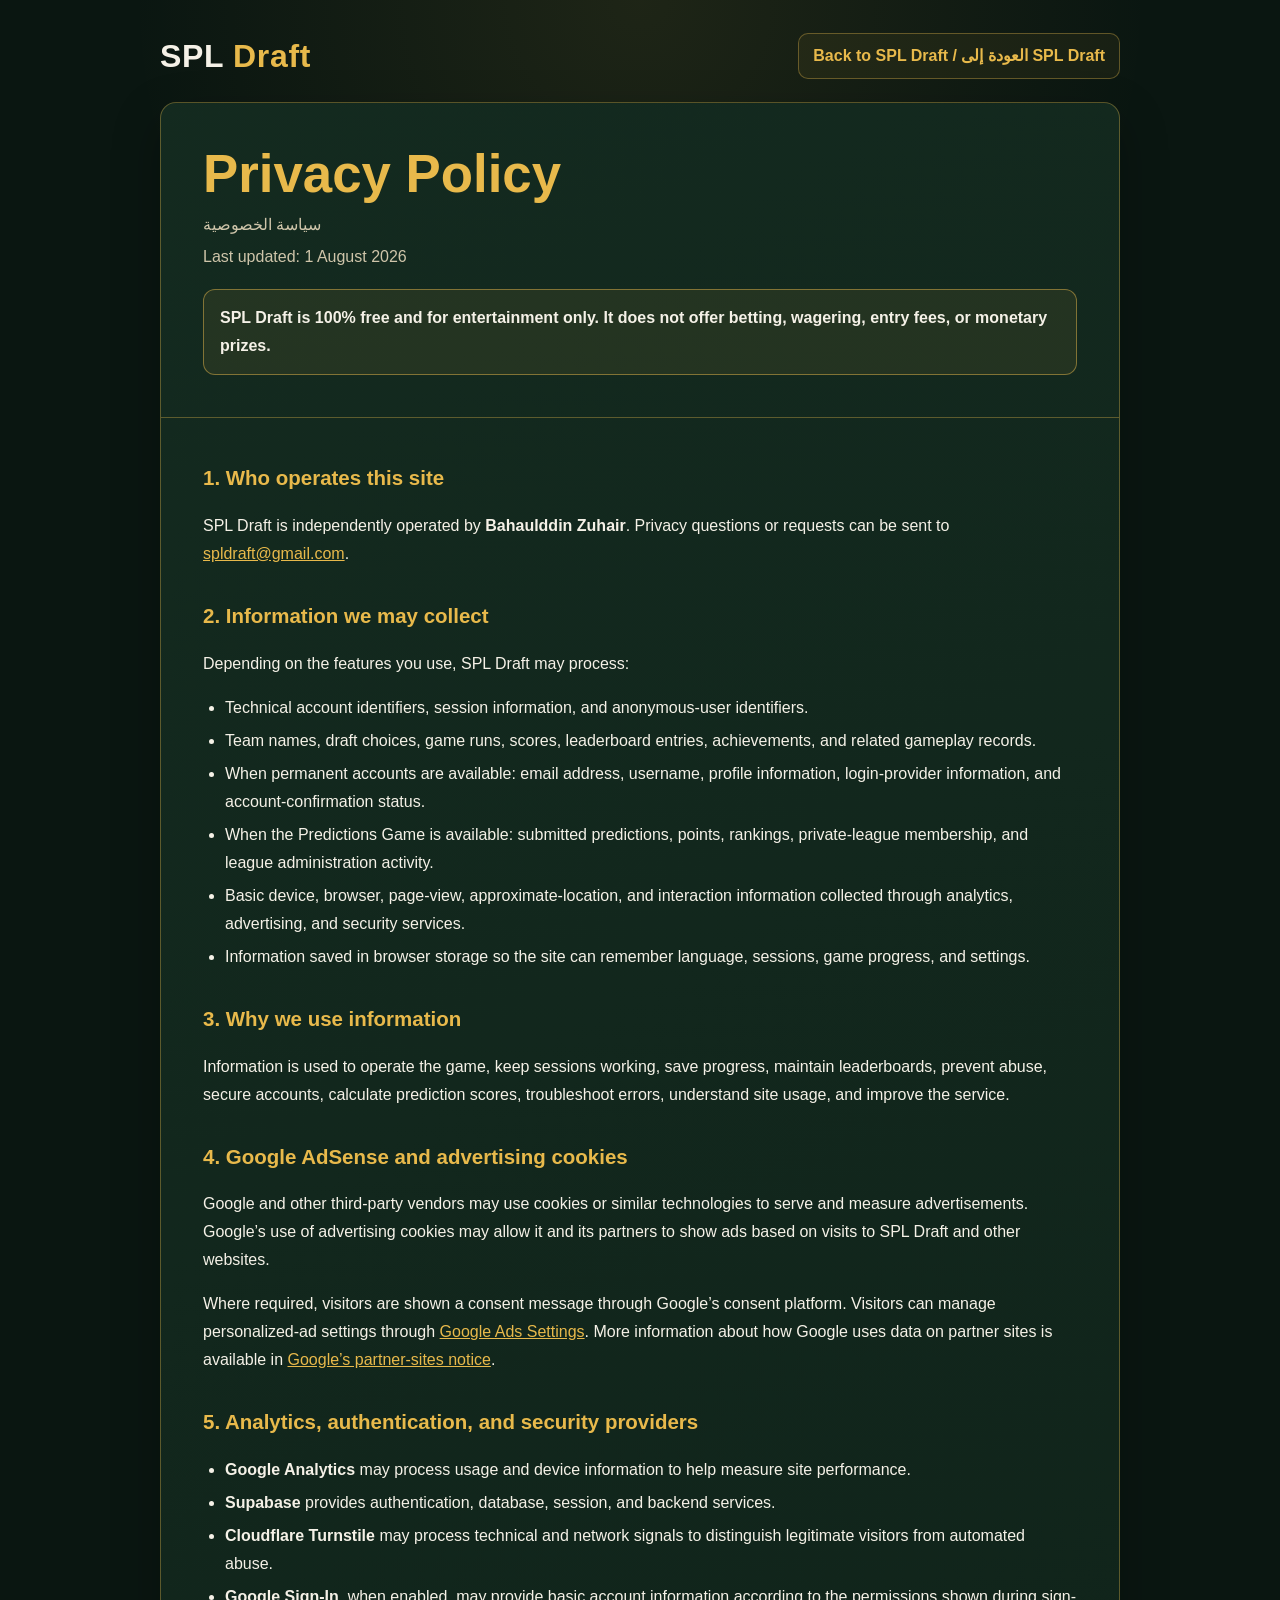
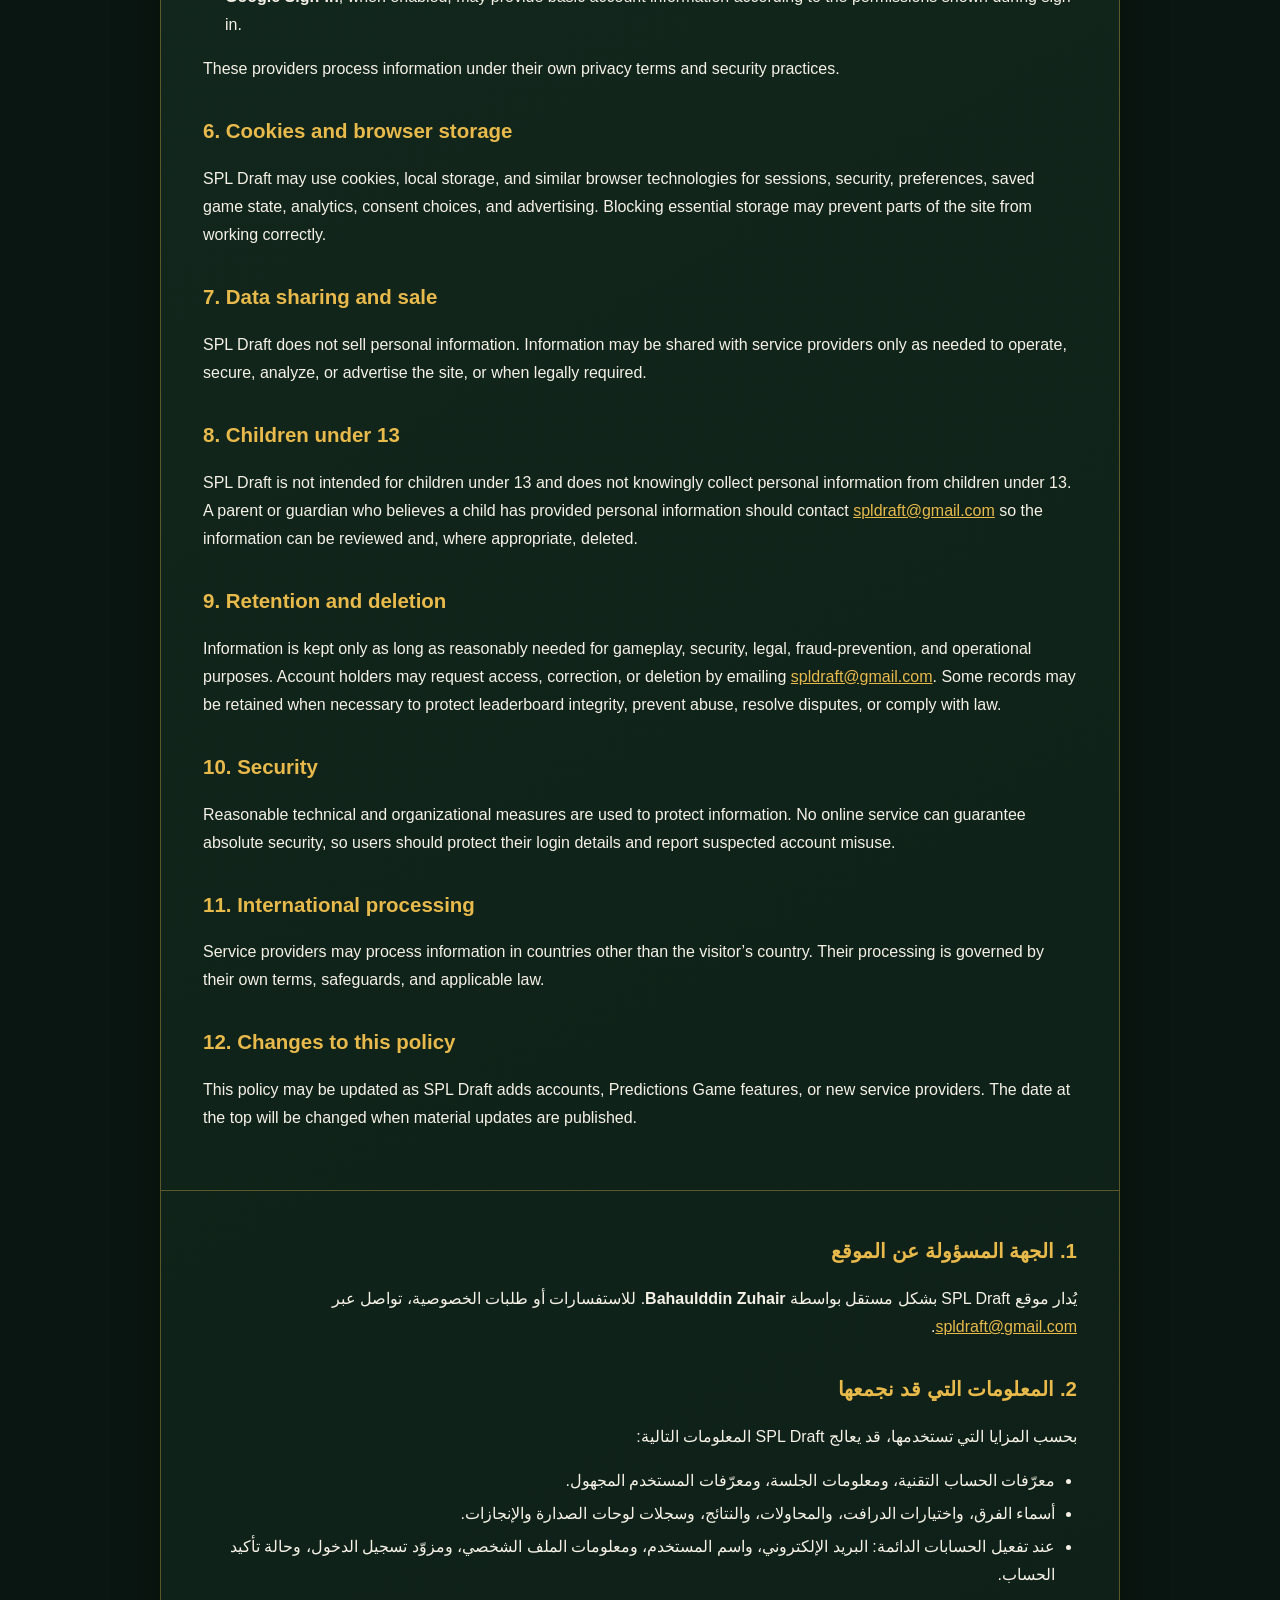
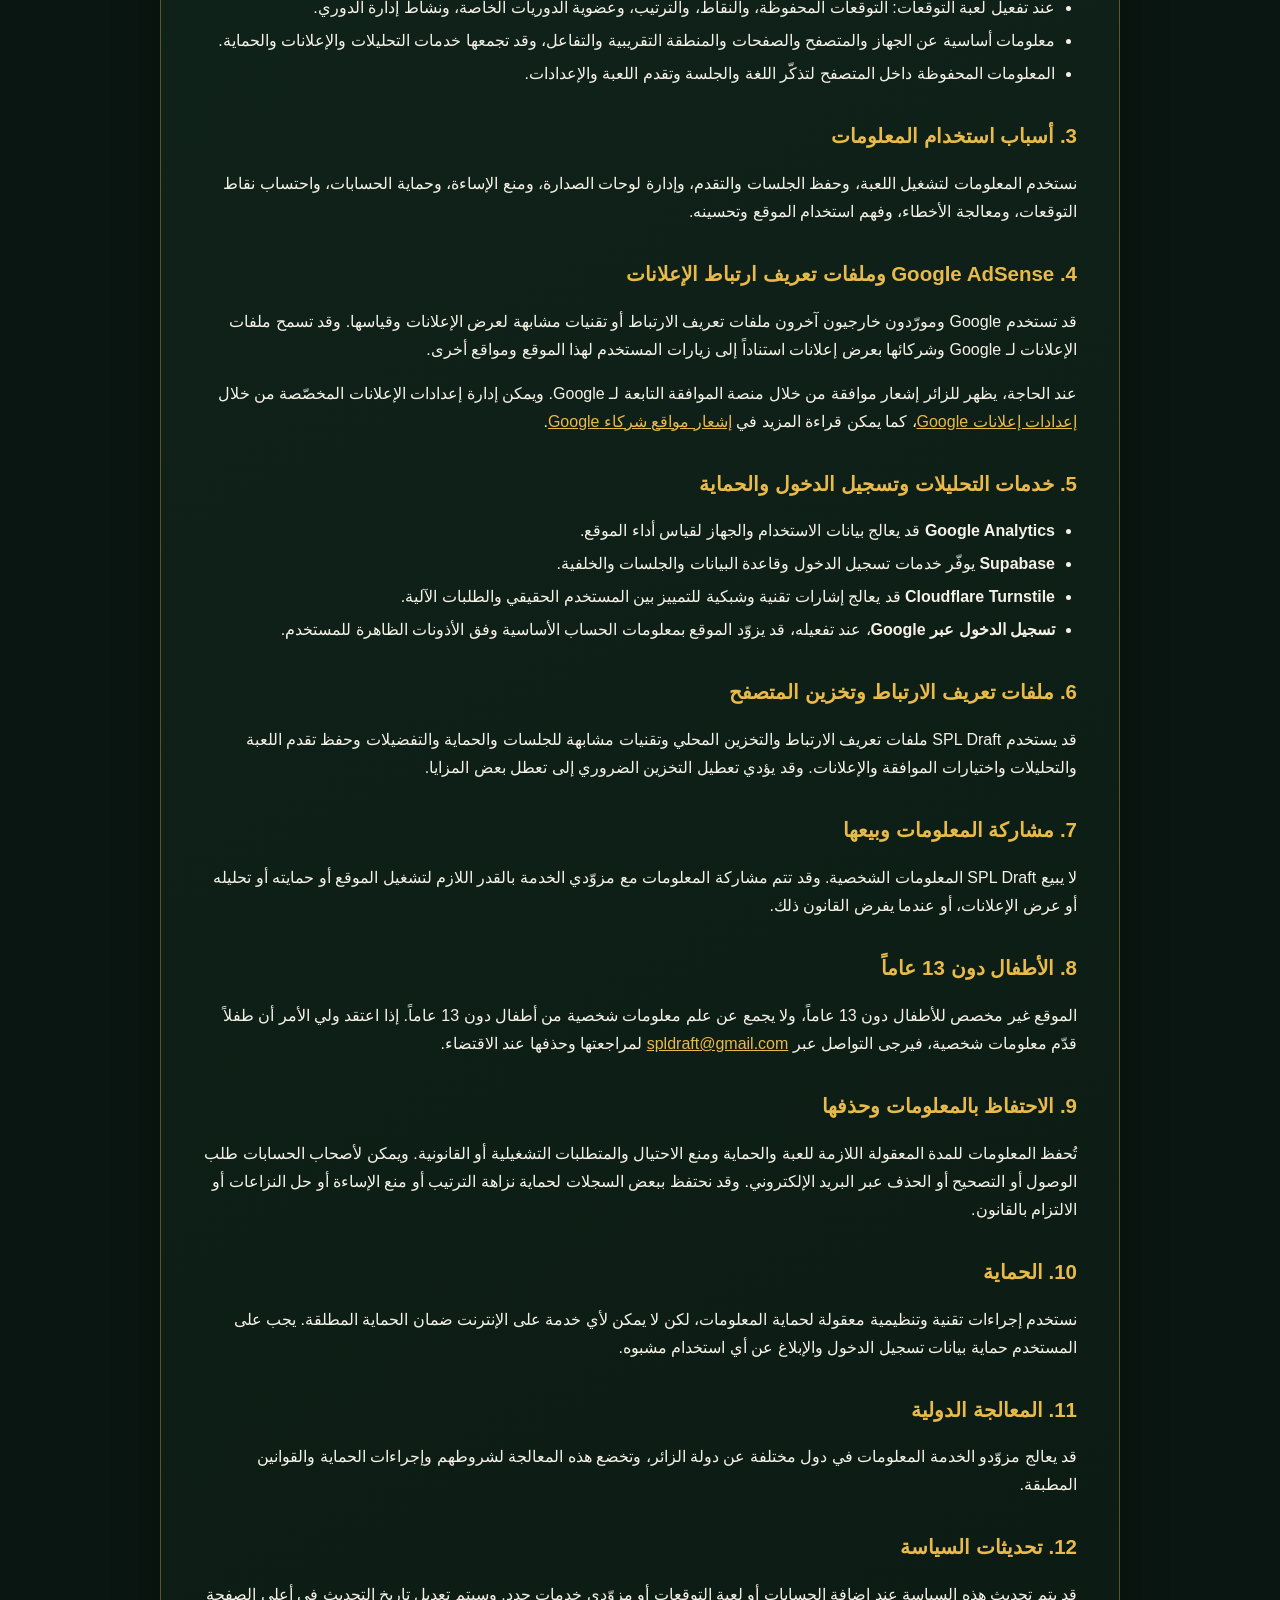
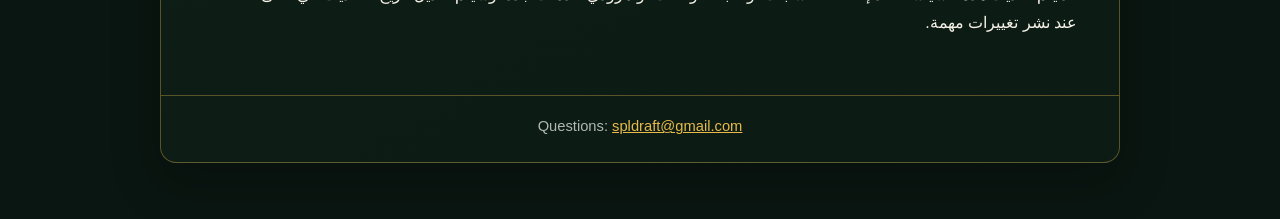
<file: privacy.html>
<!DOCTYPE html>
<html lang="en" dir="ltr">
<head>
  <meta charset="UTF-8">
  <meta name="viewport" content="width=device-width, initial-scale=1.0">
  <meta name="robots" content="index,follow">
  <meta name="description" content="SPL Draft Privacy Policy and data-use information.">
  <meta http-equiv="Content-Security-Policy" content="default-src 'none'; base-uri 'none'; object-src 'none'; style-src 'self'; img-src 'self' data:; font-src 'self'; connect-src 'none'; script-src 'none'; frame-src 'none'; form-action 'none'; upgrade-insecure-requests">
  <title>Privacy Policy — SPL Draft</title>
  <link rel="stylesheet" href="./legal.css?v=1">
</head>
<body>
  <main class="legal-shell">
    <div class="legal-topbar">
      <a class="brand" href="./index.html" aria-label="SPL Draft home">SPL <span>Draft</span></a>
      <a class="back-link" href="./index.html">Back to SPL Draft / العودة إلى SPL Draft</a>
    </div>

    <article class="legal-card">
      <header class="legal-hero">
        <h1>Privacy Policy</h1>
        <p>سياسة الخصوصية</p>
        <p class="muted">Last updated: 1 August 2026</p>
        <div class="notice">
          SPL Draft is 100% free and for entertainment only. It does not offer betting, wagering, entry fees, or monetary prizes.
        </div>
      </header>

      <section class="language-block" lang="en">
        <h2>1. Who operates this site</h2>
        <p>SPL Draft is independently operated by <strong>Bahaulddin Zuhair</strong>. Privacy questions or requests can be sent to <a href="mailto:spldraft@gmail.com">spldraft@gmail.com</a>.</p>

        <h2>2. Information we may collect</h2>
        <p>Depending on the features you use, SPL Draft may process:</p>
        <ul>
          <li>Technical account identifiers, session information, and anonymous-user identifiers.</li>
          <li>Team names, draft choices, game runs, scores, leaderboard entries, achievements, and related gameplay records.</li>
          <li>When permanent accounts are available: email address, username, profile information, login-provider information, and account-confirmation status.</li>
          <li>When the Predictions Game is available: submitted predictions, points, rankings, private-league membership, and league administration activity.</li>
          <li>Basic device, browser, page-view, approximate-location, and interaction information collected through analytics, advertising, and security services.</li>
          <li>Information saved in browser storage so the site can remember language, sessions, game progress, and settings.</li>
        </ul>

        <h2>3. Why we use information</h2>
        <p>Information is used to operate the game, keep sessions working, save progress, maintain leaderboards, prevent abuse, secure accounts, calculate prediction scores, troubleshoot errors, understand site usage, and improve the service.</p>

        <h2>4. Google AdSense and advertising cookies</h2>
        <p>Google and other third-party vendors may use cookies or similar technologies to serve and measure advertisements. Google’s use of advertising cookies may allow it and its partners to show ads based on visits to SPL Draft and other websites.</p>
        <p>Where required, visitors are shown a consent message through Google’s consent platform. Visitors can manage personalized-ad settings through <a href="https://adssettings.google.com/" target="_blank" rel="noopener noreferrer">Google Ads Settings</a>. More information about how Google uses data on partner sites is available in <a href="https://policies.google.com/technologies/partner-sites" target="_blank" rel="noopener noreferrer">Google’s partner-sites notice</a>.</p>

        <h2>5. Analytics, authentication, and security providers</h2>
        <ul>
          <li><strong>Google Analytics</strong> may process usage and device information to help measure site performance.</li>
          <li><strong>Supabase</strong> provides authentication, database, session, and backend services.</li>
          <li><strong>Cloudflare Turnstile</strong> may process technical and network signals to distinguish legitimate visitors from automated abuse.</li>
          <li><strong>Google Sign-In</strong>, when enabled, may provide basic account information according to the permissions shown during sign-in.</li>
        </ul>
        <p>These providers process information under their own privacy terms and security practices.</p>

        <h2>6. Cookies and browser storage</h2>
        <p>SPL Draft may use cookies, local storage, and similar browser technologies for sessions, security, preferences, saved game state, analytics, consent choices, and advertising. Blocking essential storage may prevent parts of the site from working correctly.</p>

        <h2>7. Data sharing and sale</h2>
        <p>SPL Draft does not sell personal information. Information may be shared with service providers only as needed to operate, secure, analyze, or advertise the site, or when legally required.</p>

        <h2>8. Children under 13</h2>
        <p>SPL Draft is not intended for children under 13 and does not knowingly collect personal information from children under 13. A parent or guardian who believes a child has provided personal information should contact <a href="mailto:spldraft@gmail.com">spldraft@gmail.com</a> so the information can be reviewed and, where appropriate, deleted.</p>

        <h2>9. Retention and deletion</h2>
        <p>Information is kept only as long as reasonably needed for gameplay, security, legal, fraud-prevention, and operational purposes. Account holders may request access, correction, or deletion by emailing <a href="mailto:spldraft@gmail.com">spldraft@gmail.com</a>. Some records may be retained when necessary to protect leaderboard integrity, prevent abuse, resolve disputes, or comply with law.</p>

        <h2>10. Security</h2>
        <p>Reasonable technical and organizational measures are used to protect information. No online service can guarantee absolute security, so users should protect their login details and report suspected account misuse.</p>

        <h2>11. International processing</h2>
        <p>Service providers may process information in countries other than the visitor’s country. Their processing is governed by their own terms, safeguards, and applicable law.</p>

        <h2>12. Changes to this policy</h2>
        <p>This policy may be updated as SPL Draft adds accounts, Predictions Game features, or new service providers. The date at the top will be changed when material updates are published.</p>
      </section>

      <section class="language-block" lang="ar" dir="rtl">
        <h2>1. الجهة المسؤولة عن الموقع</h2>
        <p>يُدار موقع SPL Draft بشكل مستقل بواسطة <strong>Bahaulddin Zuhair</strong>. للاستفسارات أو طلبات الخصوصية، تواصل عبر <a href="mailto:spldraft@gmail.com">spldraft@gmail.com</a>.</p>

        <h2>2. المعلومات التي قد نجمعها</h2>
        <p>بحسب المزايا التي تستخدمها، قد يعالج SPL Draft المعلومات التالية:</p>
        <ul>
          <li>معرّفات الحساب التقنية، ومعلومات الجلسة، ومعرّفات المستخدم المجهول.</li>
          <li>أسماء الفرق، واختيارات الدرافت، والمحاولات، والنتائج، وسجلات لوحات الصدارة والإنجازات.</li>
          <li>عند تفعيل الحسابات الدائمة: البريد الإلكتروني، واسم المستخدم، ومعلومات الملف الشخصي، ومزوّد تسجيل الدخول، وحالة تأكيد الحساب.</li>
          <li>عند تفعيل لعبة التوقعات: التوقعات المحفوظة، والنقاط، والترتيب، وعضوية الدوريات الخاصة، ونشاط إدارة الدوري.</li>
          <li>معلومات أساسية عن الجهاز والمتصفح والصفحات والمنطقة التقريبية والتفاعل، وقد تجمعها خدمات التحليلات والإعلانات والحماية.</li>
          <li>المعلومات المحفوظة داخل المتصفح لتذكّر اللغة والجلسة وتقدم اللعبة والإعدادات.</li>
        </ul>

        <h2>3. أسباب استخدام المعلومات</h2>
        <p>نستخدم المعلومات لتشغيل اللعبة، وحفظ الجلسات والتقدم، وإدارة لوحات الصدارة، ومنع الإساءة، وحماية الحسابات، واحتساب نقاط التوقعات، ومعالجة الأخطاء، وفهم استخدام الموقع وتحسينه.</p>

        <h2>4. Google AdSense وملفات تعريف ارتباط الإعلانات</h2>
        <p>قد تستخدم Google ومورّدون خارجيون آخرون ملفات تعريف الارتباط أو تقنيات مشابهة لعرض الإعلانات وقياسها. وقد تسمح ملفات الإعلانات لـ Google وشركائها بعرض إعلانات استناداً إلى زيارات المستخدم لهذا الموقع ومواقع أخرى.</p>
        <p>عند الحاجة، يظهر للزائر إشعار موافقة من خلال منصة الموافقة التابعة لـ Google. ويمكن إدارة إعدادات الإعلانات المخصّصة من خلال <a href="https://adssettings.google.com/" target="_blank" rel="noopener noreferrer">إعدادات إعلانات Google</a>، كما يمكن قراءة المزيد في <a href="https://policies.google.com/technologies/partner-sites" target="_blank" rel="noopener noreferrer">إشعار مواقع شركاء Google</a>.</p>

        <h2>5. خدمات التحليلات وتسجيل الدخول والحماية</h2>
        <ul>
          <li><strong>Google Analytics</strong> قد يعالج بيانات الاستخدام والجهاز لقياس أداء الموقع.</li>
          <li><strong>Supabase</strong> يوفّر خدمات تسجيل الدخول وقاعدة البيانات والجلسات والخلفية.</li>
          <li><strong>Cloudflare Turnstile</strong> قد يعالج إشارات تقنية وشبكية للتمييز بين المستخدم الحقيقي والطلبات الآلية.</li>
          <li><strong>تسجيل الدخول عبر Google</strong>، عند تفعيله، قد يزوّد الموقع بمعلومات الحساب الأساسية وفق الأذونات الظاهرة للمستخدم.</li>
        </ul>

        <h2>6. ملفات تعريف الارتباط وتخزين المتصفح</h2>
        <p>قد يستخدم SPL Draft ملفات تعريف الارتباط والتخزين المحلي وتقنيات مشابهة للجلسات والحماية والتفضيلات وحفظ تقدم اللعبة والتحليلات واختيارات الموافقة والإعلانات. وقد يؤدي تعطيل التخزين الضروري إلى تعطل بعض المزايا.</p>

        <h2>7. مشاركة المعلومات وبيعها</h2>
        <p>لا يبيع SPL Draft المعلومات الشخصية. وقد تتم مشاركة المعلومات مع مزوّدي الخدمة بالقدر اللازم لتشغيل الموقع أو حمايته أو تحليله أو عرض الإعلانات، أو عندما يفرض القانون ذلك.</p>

        <h2>8. الأطفال دون 13 عاماً</h2>
        <p>الموقع غير مخصص للأطفال دون 13 عاماً، ولا يجمع عن علم معلومات شخصية من أطفال دون 13 عاماً. إذا اعتقد ولي الأمر أن طفلاً قدّم معلومات شخصية، فيرجى التواصل عبر <a href="mailto:spldraft@gmail.com">spldraft@gmail.com</a> لمراجعتها وحذفها عند الاقتضاء.</p>

        <h2>9. الاحتفاظ بالمعلومات وحذفها</h2>
        <p>تُحفظ المعلومات للمدة المعقولة اللازمة للعبة والحماية ومنع الاحتيال والمتطلبات التشغيلية أو القانونية. ويمكن لأصحاب الحسابات طلب الوصول أو التصحيح أو الحذف عبر البريد الإلكتروني. وقد نحتفظ ببعض السجلات لحماية نزاهة الترتيب أو منع الإساءة أو حل النزاعات أو الالتزام بالقانون.</p>

        <h2>10. الحماية</h2>
        <p>نستخدم إجراءات تقنية وتنظيمية معقولة لحماية المعلومات، لكن لا يمكن لأي خدمة على الإنترنت ضمان الحماية المطلقة. يجب على المستخدم حماية بيانات تسجيل الدخول والإبلاغ عن أي استخدام مشبوه.</p>

        <h2>11. المعالجة الدولية</h2>
        <p>قد يعالج مزوّدو الخدمة المعلومات في دول مختلفة عن دولة الزائر، وتخضع هذه المعالجة لشروطهم وإجراءات الحماية والقوانين المطبقة.</p>

        <h2>12. تحديثات السياسة</h2>
        <p>قد يتم تحديث هذه السياسة عند إضافة الحسابات أو لعبة التوقعات أو مزوّدي خدمات جدد. وسيتم تعديل تاريخ التحديث في أعلى الصفحة عند نشر تغييرات مهمة.</p>
      </section>

      <footer class="legal-footer">Questions: <a href="mailto:spldraft@gmail.com">spldraft@gmail.com</a></footer>
    </article>
  </main>
</body>
</html>
</file>
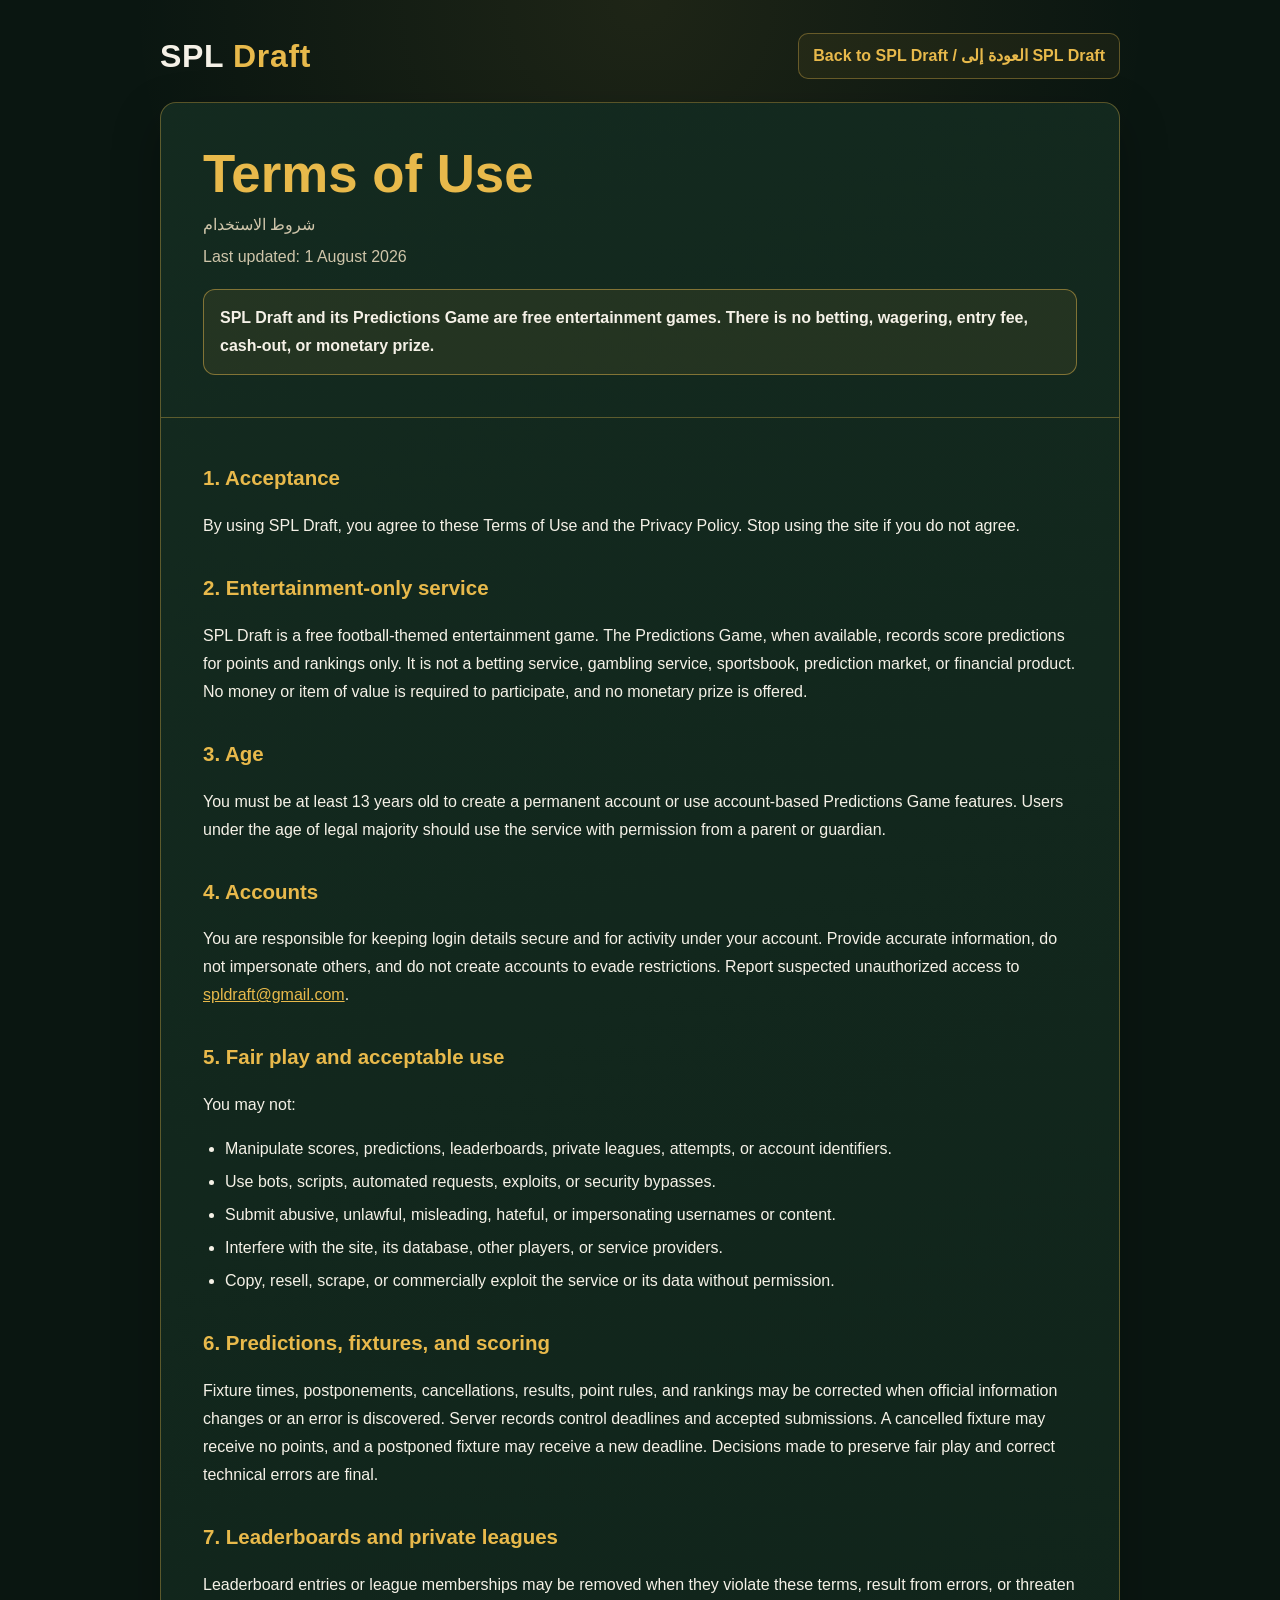
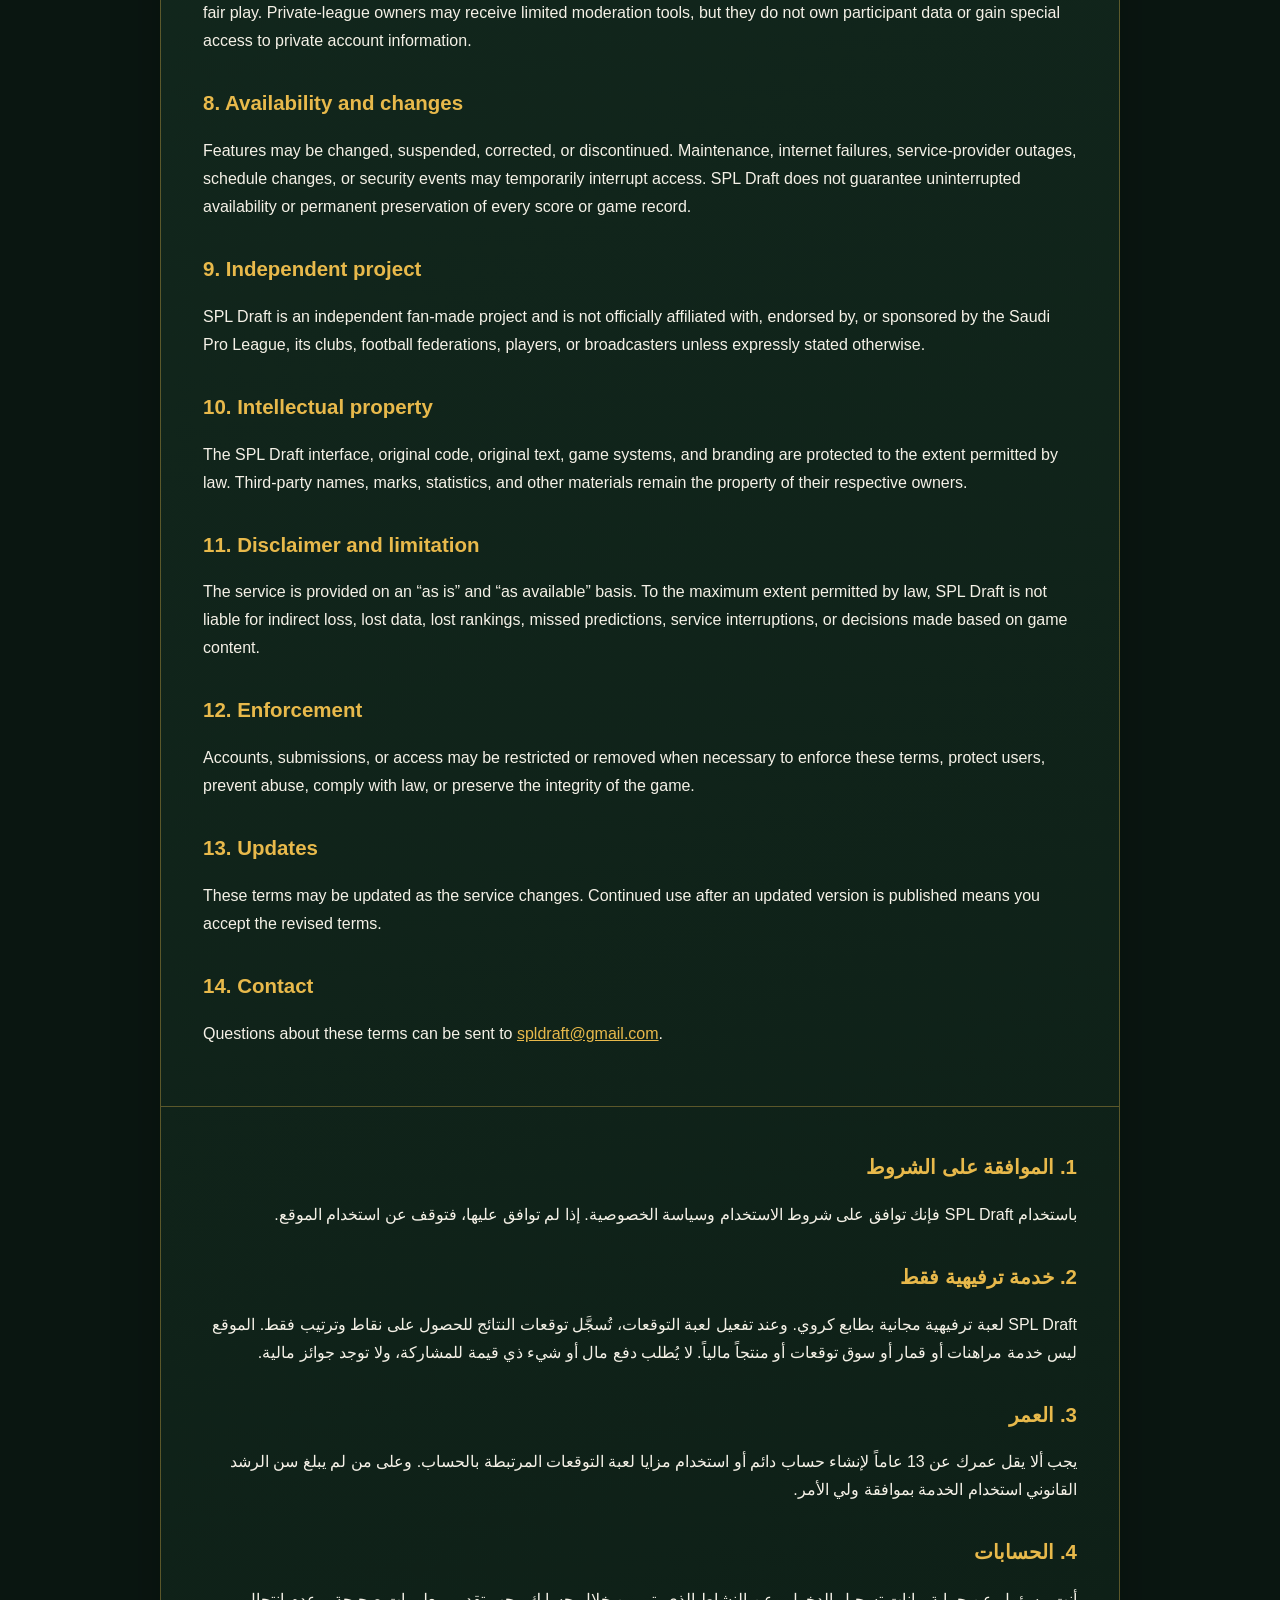
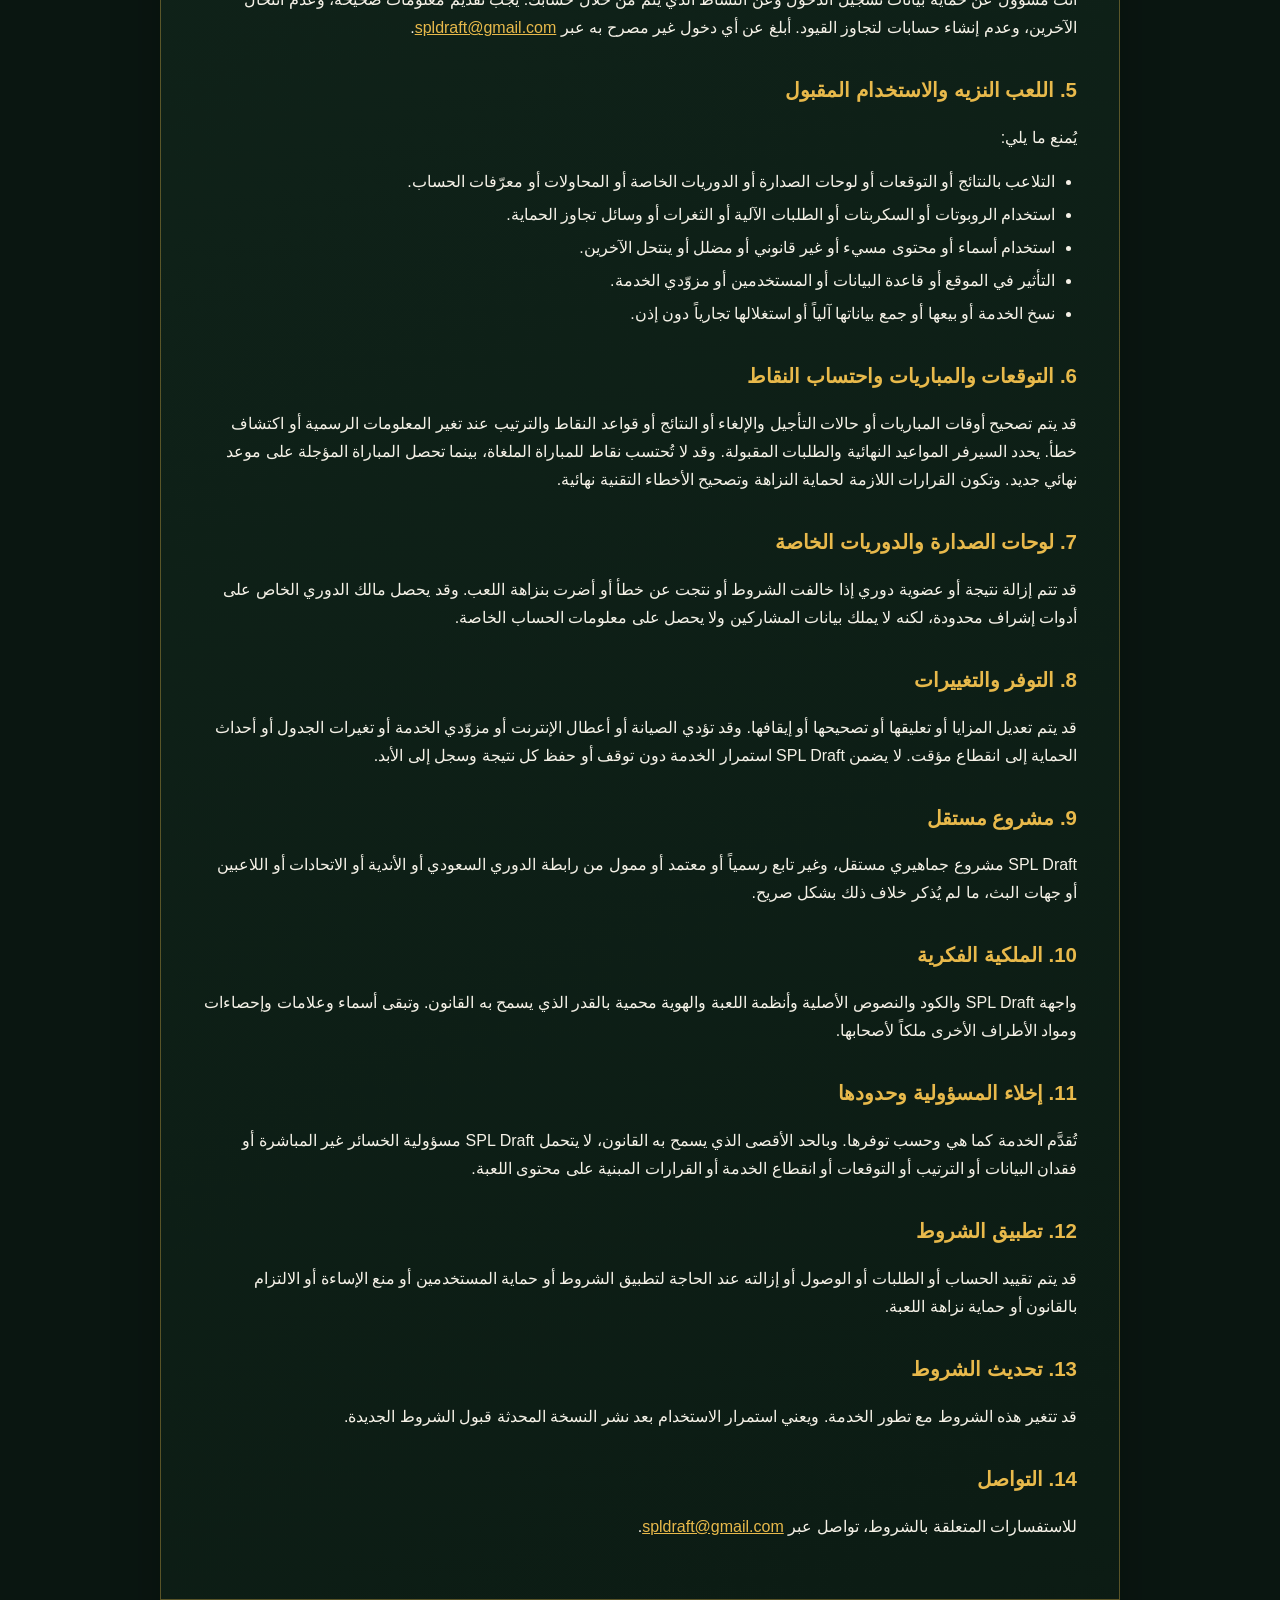
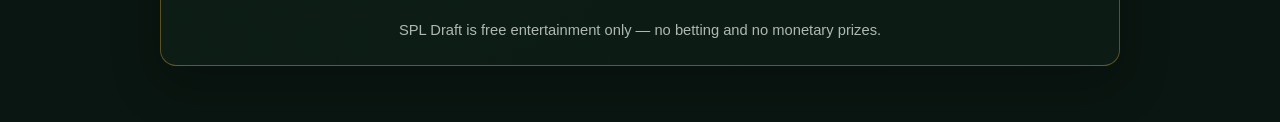
<file: terms.html>
<!DOCTYPE html>
<html lang="en" dir="ltr">
<head>
  <meta charset="UTF-8">
  <meta name="viewport" content="width=device-width, initial-scale=1.0">
  <meta name="robots" content="index,follow">
  <meta name="description" content="SPL Draft Terms of Use.">
  <meta http-equiv="Content-Security-Policy" content="default-src 'none'; base-uri 'none'; object-src 'none'; style-src 'self'; img-src 'self' data:; font-src 'self'; connect-src 'none'; script-src 'none'; frame-src 'none'; form-action 'none'; upgrade-insecure-requests">
  <title>Terms of Use — SPL Draft</title>
  <link rel="stylesheet" href="./legal.css?v=1">
</head>
<body>
  <main class="legal-shell">
    <div class="legal-topbar">
      <a class="brand" href="./index.html" aria-label="SPL Draft home">SPL <span>Draft</span></a>
      <a class="back-link" href="./index.html">Back to SPL Draft / العودة إلى SPL Draft</a>
    </div>

    <article class="legal-card">
      <header class="legal-hero">
        <h1>Terms of Use</h1>
        <p>شروط الاستخدام</p>
        <p class="muted">Last updated: 1 August 2026</p>
        <div class="notice">
          SPL Draft and its Predictions Game are free entertainment games. There is no betting, wagering, entry fee, cash-out, or monetary prize.
        </div>
      </header>

      <section class="language-block" lang="en">
        <h2>1. Acceptance</h2>
        <p>By using SPL Draft, you agree to these Terms of Use and the Privacy Policy. Stop using the site if you do not agree.</p>

        <h2>2. Entertainment-only service</h2>
        <p>SPL Draft is a free football-themed entertainment game. The Predictions Game, when available, records score predictions for points and rankings only. It is not a betting service, gambling service, sportsbook, prediction market, or financial product. No money or item of value is required to participate, and no monetary prize is offered.</p>

        <h2>3. Age</h2>
        <p>You must be at least 13 years old to create a permanent account or use account-based Predictions Game features. Users under the age of legal majority should use the service with permission from a parent or guardian.</p>

        <h2>4. Accounts</h2>
        <p>You are responsible for keeping login details secure and for activity under your account. Provide accurate information, do not impersonate others, and do not create accounts to evade restrictions. Report suspected unauthorized access to <a href="mailto:spldraft@gmail.com">spldraft@gmail.com</a>.</p>

        <h2>5. Fair play and acceptable use</h2>
        <p>You may not:</p>
        <ul>
          <li>Manipulate scores, predictions, leaderboards, private leagues, attempts, or account identifiers.</li>
          <li>Use bots, scripts, automated requests, exploits, or security bypasses.</li>
          <li>Submit abusive, unlawful, misleading, hateful, or impersonating usernames or content.</li>
          <li>Interfere with the site, its database, other players, or service providers.</li>
          <li>Copy, resell, scrape, or commercially exploit the service or its data without permission.</li>
        </ul>

        <h2>6. Predictions, fixtures, and scoring</h2>
        <p>Fixture times, postponements, cancellations, results, point rules, and rankings may be corrected when official information changes or an error is discovered. Server records control deadlines and accepted submissions. A cancelled fixture may receive no points, and a postponed fixture may receive a new deadline. Decisions made to preserve fair play and correct technical errors are final.</p>

        <h2>7. Leaderboards and private leagues</h2>
        <p>Leaderboard entries or league memberships may be removed when they violate these terms, result from errors, or threaten fair play. Private-league owners may receive limited moderation tools, but they do not own participant data or gain special access to private account information.</p>

        <h2>8. Availability and changes</h2>
        <p>Features may be changed, suspended, corrected, or discontinued. Maintenance, internet failures, service-provider outages, schedule changes, or security events may temporarily interrupt access. SPL Draft does not guarantee uninterrupted availability or permanent preservation of every score or game record.</p>

        <h2>9. Independent project</h2>
        <p>SPL Draft is an independent fan-made project and is not officially affiliated with, endorsed by, or sponsored by the Saudi Pro League, its clubs, football federations, players, or broadcasters unless expressly stated otherwise.</p>

        <h2>10. Intellectual property</h2>
        <p>The SPL Draft interface, original code, original text, game systems, and branding are protected to the extent permitted by law. Third-party names, marks, statistics, and other materials remain the property of their respective owners.</p>

        <h2>11. Disclaimer and limitation</h2>
        <p>The service is provided on an “as is” and “as available” basis. To the maximum extent permitted by law, SPL Draft is not liable for indirect loss, lost data, lost rankings, missed predictions, service interruptions, or decisions made based on game content.</p>

        <h2>12. Enforcement</h2>
        <p>Accounts, submissions, or access may be restricted or removed when necessary to enforce these terms, protect users, prevent abuse, comply with law, or preserve the integrity of the game.</p>

        <h2>13. Updates</h2>
        <p>These terms may be updated as the service changes. Continued use after an updated version is published means you accept the revised terms.</p>

        <h2>14. Contact</h2>
        <p>Questions about these terms can be sent to <a href="mailto:spldraft@gmail.com">spldraft@gmail.com</a>.</p>
      </section>

      <section class="language-block" lang="ar" dir="rtl">
        <h2>1. الموافقة على الشروط</h2>
        <p>باستخدام SPL Draft فإنك توافق على شروط الاستخدام وسياسة الخصوصية. إذا لم توافق عليها، فتوقف عن استخدام الموقع.</p>

        <h2>2. خدمة ترفيهية فقط</h2>
        <p>SPL Draft لعبة ترفيهية مجانية بطابع كروي. وعند تفعيل لعبة التوقعات، تُسجَّل توقعات النتائج للحصول على نقاط وترتيب فقط. الموقع ليس خدمة مراهنات أو قمار أو سوق توقعات أو منتجاً مالياً. لا يُطلب دفع مال أو شيء ذي قيمة للمشاركة، ولا توجد جوائز مالية.</p>

        <h2>3. العمر</h2>
        <p>يجب ألا يقل عمرك عن 13 عاماً لإنشاء حساب دائم أو استخدام مزايا لعبة التوقعات المرتبطة بالحساب. وعلى من لم يبلغ سن الرشد القانوني استخدام الخدمة بموافقة ولي الأمر.</p>

        <h2>4. الحسابات</h2>
        <p>أنت مسؤول عن حماية بيانات تسجيل الدخول وعن النشاط الذي يتم من خلال حسابك. يجب تقديم معلومات صحيحة، وعدم انتحال الآخرين، وعدم إنشاء حسابات لتجاوز القيود. أبلغ عن أي دخول غير مصرح به عبر <a href="mailto:spldraft@gmail.com">spldraft@gmail.com</a>.</p>

        <h2>5. اللعب النزيه والاستخدام المقبول</h2>
        <p>يُمنع ما يلي:</p>
        <ul>
          <li>التلاعب بالنتائج أو التوقعات أو لوحات الصدارة أو الدوريات الخاصة أو المحاولات أو معرّفات الحساب.</li>
          <li>استخدام الروبوتات أو السكربتات أو الطلبات الآلية أو الثغرات أو وسائل تجاوز الحماية.</li>
          <li>استخدام أسماء أو محتوى مسيء أو غير قانوني أو مضلل أو ينتحل الآخرين.</li>
          <li>التأثير في الموقع أو قاعدة البيانات أو المستخدمين أو مزوّدي الخدمة.</li>
          <li>نسخ الخدمة أو بيعها أو جمع بياناتها آلياً أو استغلالها تجارياً دون إذن.</li>
        </ul>

        <h2>6. التوقعات والمباريات واحتساب النقاط</h2>
        <p>قد يتم تصحيح أوقات المباريات أو حالات التأجيل والإلغاء أو النتائج أو قواعد النقاط والترتيب عند تغير المعلومات الرسمية أو اكتشاف خطأ. يحدد السيرفر المواعيد النهائية والطلبات المقبولة. وقد لا تُحتسب نقاط للمباراة الملغاة، بينما تحصل المباراة المؤجلة على موعد نهائي جديد. وتكون القرارات اللازمة لحماية النزاهة وتصحيح الأخطاء التقنية نهائية.</p>

        <h2>7. لوحات الصدارة والدوريات الخاصة</h2>
        <p>قد تتم إزالة نتيجة أو عضوية دوري إذا خالفت الشروط أو نتجت عن خطأ أو أضرت بنزاهة اللعب. وقد يحصل مالك الدوري الخاص على أدوات إشراف محدودة، لكنه لا يملك بيانات المشاركين ولا يحصل على معلومات الحساب الخاصة.</p>

        <h2>8. التوفر والتغييرات</h2>
        <p>قد يتم تعديل المزايا أو تعليقها أو تصحيحها أو إيقافها. وقد تؤدي الصيانة أو أعطال الإنترنت أو مزوّدي الخدمة أو تغيرات الجدول أو أحداث الحماية إلى انقطاع مؤقت. لا يضمن SPL Draft استمرار الخدمة دون توقف أو حفظ كل نتيجة وسجل إلى الأبد.</p>

        <h2>9. مشروع مستقل</h2>
        <p>SPL Draft مشروع جماهيري مستقل، وغير تابع رسمياً أو معتمد أو ممول من رابطة الدوري السعودي أو الأندية أو الاتحادات أو اللاعبين أو جهات البث، ما لم يُذكر خلاف ذلك بشكل صريح.</p>

        <h2>10. الملكية الفكرية</h2>
        <p>واجهة SPL Draft والكود والنصوص الأصلية وأنظمة اللعبة والهوية محمية بالقدر الذي يسمح به القانون. وتبقى أسماء وعلامات وإحصاءات ومواد الأطراف الأخرى ملكاً لأصحابها.</p>

        <h2>11. إخلاء المسؤولية وحدودها</h2>
        <p>تُقدَّم الخدمة كما هي وحسب توفرها. وبالحد الأقصى الذي يسمح به القانون، لا يتحمل SPL Draft مسؤولية الخسائر غير المباشرة أو فقدان البيانات أو الترتيب أو التوقعات أو انقطاع الخدمة أو القرارات المبنية على محتوى اللعبة.</p>

        <h2>12. تطبيق الشروط</h2>
        <p>قد يتم تقييد الحساب أو الطلبات أو الوصول أو إزالته عند الحاجة لتطبيق الشروط أو حماية المستخدمين أو منع الإساءة أو الالتزام بالقانون أو حماية نزاهة اللعبة.</p>

        <h2>13. تحديث الشروط</h2>
        <p>قد تتغير هذه الشروط مع تطور الخدمة. ويعني استمرار الاستخدام بعد نشر النسخة المحدثة قبول الشروط الجديدة.</p>

        <h2>14. التواصل</h2>
        <p>للاستفسارات المتعلقة بالشروط، تواصل عبر <a href="mailto:spldraft@gmail.com">spldraft@gmail.com</a>.</p>
      </section>

      <footer class="legal-footer">SPL Draft is free entertainment only — no betting and no monetary prizes.</footer>
    </article>
  </main>
</body>
</html>
</file>
<file: legal.css>
:root {
  color-scheme: dark;
  --bg: #0a1611;
  --panel: #10231a;
  --panel-2: #142b20;
  --gold: #e8b94b;
  --chalk: #f5f1e7;
  --sand: #cfc5aa;
  --line: rgba(232, 185, 75, 0.35);
  --muted: #aeb8b1;
}

* { box-sizing: border-box; }

html { scroll-behavior: smooth; }

body {
  margin: 0;
  min-height: 100vh;
  background:
    radial-gradient(circle at top, rgba(232, 185, 75, 0.09), transparent 32rem),
    var(--bg);
  color: var(--chalk);
  font-family: Arial, Helvetica, sans-serif;
  line-height: 1.75;
}

a { color: var(--gold); }
a:hover { text-decoration-thickness: 2px; }

.legal-shell {
  width: min(960px, calc(100% - 28px));
  margin: 0 auto;
  padding: 28px 0 56px;
}

.legal-topbar {
  display: flex;
  align-items: center;
  justify-content: space-between;
  gap: 16px;
  margin-bottom: 18px;
}

.brand {
  color: var(--chalk);
  font-size: clamp(1.45rem, 4vw, 2rem);
  font-weight: 900;
  letter-spacing: 0.02em;
  text-decoration: none;
}
.brand span { color: var(--gold); }

.back-link {
  display: inline-flex;
  align-items: center;
  justify-content: center;
  min-height: 42px;
  padding: 8px 14px;
  border: 1px solid var(--line);
  border-radius: 10px;
  background: rgba(232, 185, 75, 0.06);
  font-weight: 700;
  text-decoration: none;
}

.legal-card {
  border: 1px solid var(--line);
  border-radius: 16px;
  background: linear-gradient(150deg, rgba(20, 43, 32, 0.98), rgba(12, 28, 20, 0.98));
  box-shadow: 0 18px 48px rgba(0, 0, 0, 0.28);
  overflow: hidden;
}

.legal-hero {
  padding: clamp(22px, 5vw, 42px);
  border-bottom: 1px solid var(--line);
}

.legal-hero h1 {
  margin: 0 0 8px;
  color: var(--gold);
  font-size: clamp(2rem, 7vw, 3.3rem);
  line-height: 1.1;
}

.legal-hero p { margin: 4px 0; color: var(--sand); }

.notice {
  margin-top: 18px;
  padding: 14px 16px;
  border: 1px solid rgba(232, 185, 75, 0.48);
  border-radius: 12px;
  background: rgba(232, 185, 75, 0.08);
  color: var(--chalk);
  font-weight: 700;
}

.language-block {
  padding: clamp(22px, 5vw, 42px);
}
.language-block + .language-block { border-top: 1px solid var(--line); }
.language-block[dir="rtl"] {
  font-family: Tahoma, Arial, sans-serif;
}

h2 {
  margin: 30px 0 8px;
  color: var(--gold);
  font-size: 1.28rem;
}
h2:first-child { margin-top: 0; }

p, li { color: var(--chalk); }
ul { padding-inline-start: 22px; }
li + li { margin-top: 5px; }

.muted { color: var(--muted); }

.legal-footer {
  padding: 18px 24px 22px;
  border-top: 1px solid var(--line);
  color: var(--muted);
  text-align: center;
  font-size: 0.92rem;
}

@media (max-width: 600px) {
  .legal-shell { width: min(100% - 18px, 960px); padding-top: 16px; }
  .legal-topbar { align-items: stretch; flex-direction: column; }
  .back-link { width: 100%; }
}
</file>
